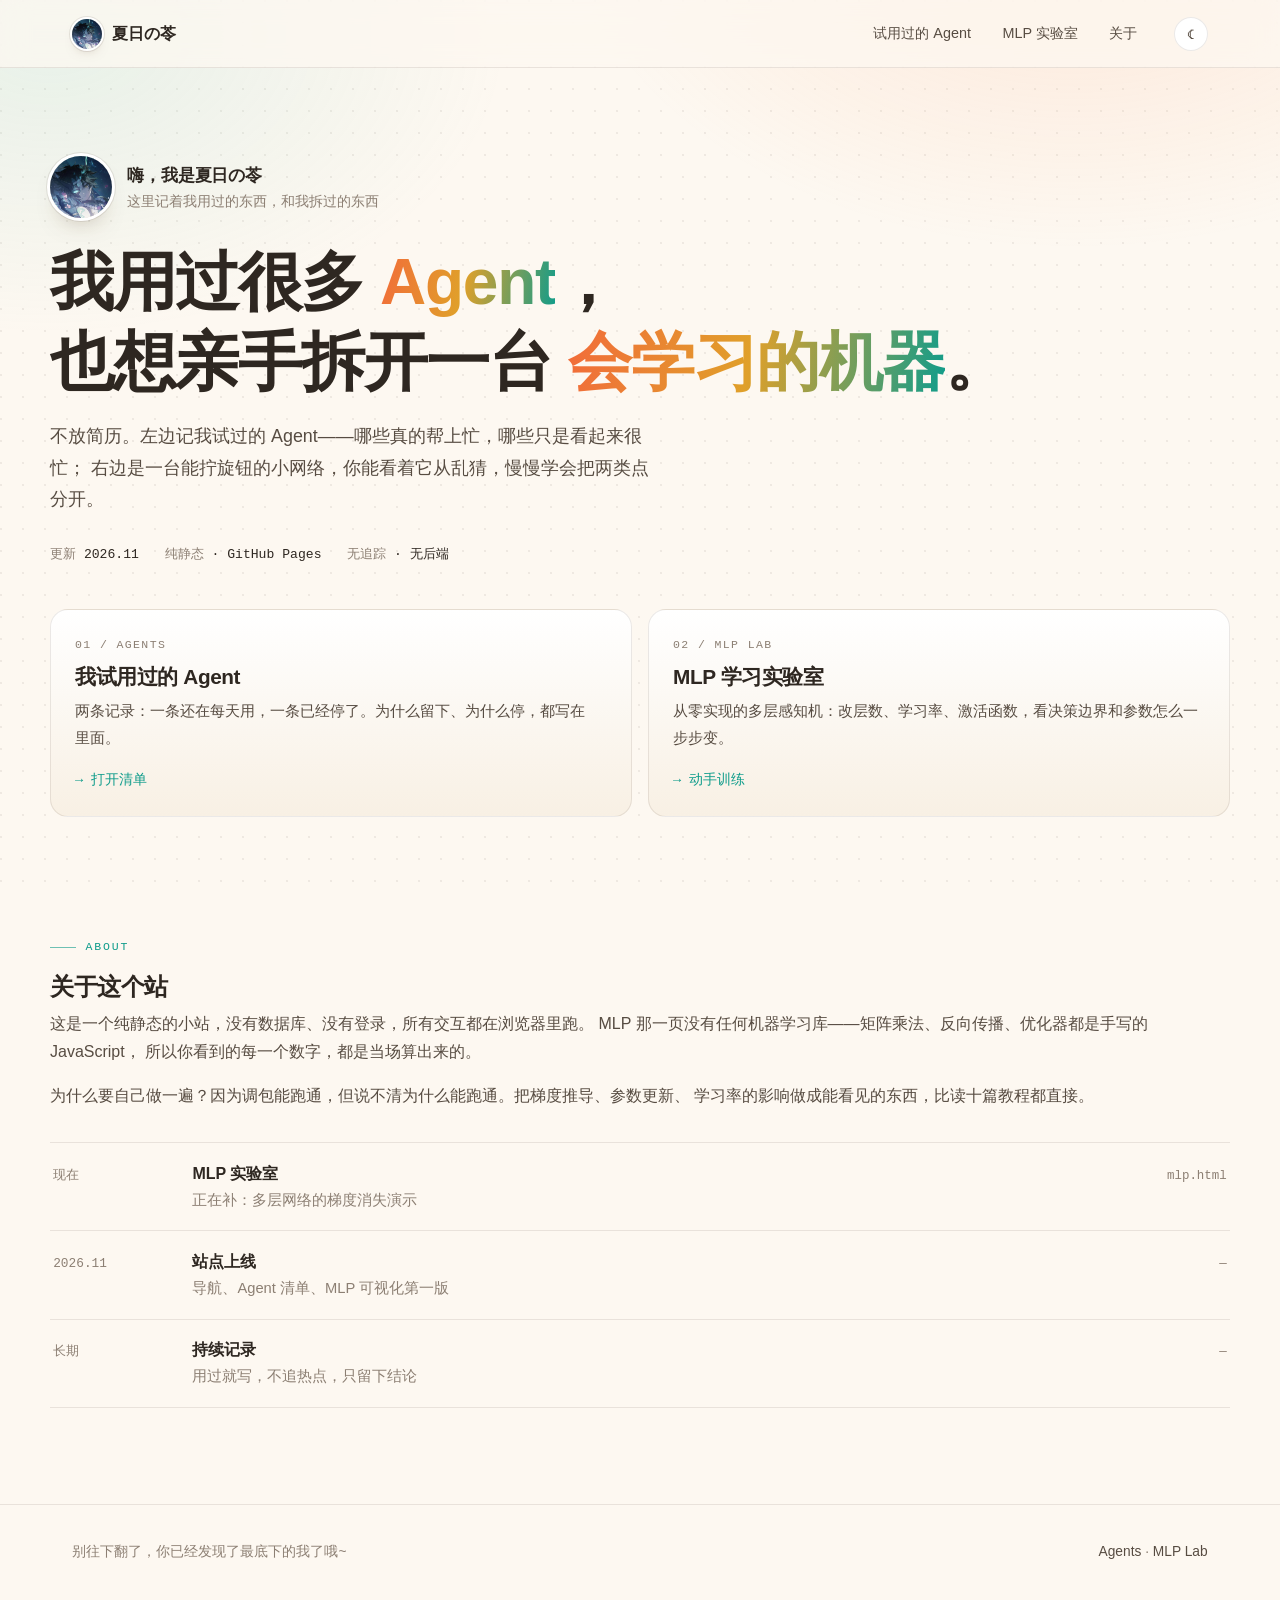
<file: index.html>
<!doctype html>
<html lang="zh-CN">
<head>
  <meta charset="utf-8" />
  <meta name="viewport" content="width=device-width, initial-scale=1" />
  <meta name="theme-color" content="#fdf8f1" />
  <title>夏日の苓 · 个人站</title>
  <meta name="description" content="一个长期更新的个人站：试用过的 AI Agent，以及亲手拆开的神经网络。" />
  <link rel="icon" href="assets/favicon.svg" type="image/svg+xml" />
  <link rel="stylesheet" href="assets/css/style.css" />
</head>
<body>
  <nav class="nav">
    <div class="nav-inner">
      <a class="brand" href="index.html"><img class="brand-avatar" src="assets/img/avatar.jpg" alt="" data-avatar />夏日の苓</a>
      <div class="nav-links">
        <a class="nav-link" href="agents.html">试用过的 Agent</a>
        <a class="nav-link" href="mlp.html">MLP 实验室</a>
        <a class="nav-link" href="#about">关于</a>
      </div>
      <button class="icon-btn" data-theme-toggle type="button" aria-label="切换主题">☀</button>
    </div>
  </nav>

  <main>
    <section class="hero wrap">
      <div class="hero-top reveal">
        <img class="avatar" src="assets/img/avatar.jpg" alt="夏日の苓的头像" data-avatar />
        <div class="hero-hello">
          <b>嗨，我是夏日の苓</b>
          <span>这里记着我用过的东西，和我拆过的东西</span>
        </div>
      </div>
      <h1 class="reveal">我用过很多 <em>Agent</em>，<br />也想亲手拆开一台 <em>会学习的机器</em>。</h1>
      <p class="lead reveal">
        不放简历。左边记我试过的 Agent——哪些真的帮上忙，哪些只是看起来很忙；
        右边是一台能拧旋钮的小网络，你能看着它从乱猜，慢慢学会把两类点分开。
      </p>

      <div class="hero-meta reveal">
        <span>更新 <b>2026.11</b></span>
        <span>纯静态 <b>· GitHub Pages</b></span>
        <span>无追踪 <b>· 无后端</b></span>
      </div>

      <div class="entries">
        <a class="entry reveal" href="agents.html">
          <div class="entry-kicker">01 / Agents</div>
          <h3>我试用过的 Agent</h3>
          <p>两条记录：一条还在每天用，一条已经停了。为什么留下、为什么停，都写在里面。</p>
          <div class="entry-arrow">→ 打开清单</div>
        </a>
        <a class="entry reveal" href="mlp.html">
          <div class="entry-kicker">02 / MLP Lab</div>
          <h3>MLP 学习实验室</h3>
          <p>从零实现的多层感知机：改层数、学习率、激活函数，看决策边界和参数怎么一步步变。</p>
          <div class="entry-arrow">→ 动手训练</div>
        </a>
      </div>
    </section>

    <section id="about" class="wrap section">
      <div class="eyebrow reveal">About</div>
      <h2 class="reveal">关于这个站</h2>
      <p class="reveal">
        这是一个纯静态的小站，没有数据库、没有登录，所有交互都在浏览器里跑。
        MLP 那一页没有任何机器学习库——矩阵乘法、反向传播、优化器都是手写的 JavaScript，
        所以你看到的每一个数字，都是当场算出来的。
      </p>
      <p class="reveal">
        为什么要自己做一遍？因为调包能跑通，但说不清为什么能跑通。把梯度推导、参数更新、
        学习率的影响做成能看见的东西，比读十篇教程都直接。
      </p>

      <div class="rows reveal">
        <div class="row">
          <div class="when">现在</div>
          <div class="what"><strong>MLP 实验室</strong><span>正在补：多层网络的梯度消失演示</span></div>
          <div class="where">mlp.html</div>
        </div>
        <div class="row">
          <div class="when">2026.11</div>
          <div class="what"><strong>站点上线</strong><span>导航、Agent 清单、MLP 可视化第一版</span></div>
          <div class="where">—</div>
        </div>
        <div class="row">
          <div class="when">长期</div>
          <div class="what"><strong>持续记录</strong><span>用过就写，不追热点，只留下结论</span></div>
          <div class="where">—</div>
        </div>
      </div>
    </section>
  </main>

  <footer class="footer">
    <div class="footer-inner">
      <div>别往下翻了，你已经发现了最底下的我了哦~</div>
      <div><a href="agents.html">Agents</a> · <a href="mlp.html">MLP Lab</a></div>
    </div>
  </footer>

  <script src="assets/js/site.js"></script>
</body>
</html>
</file>
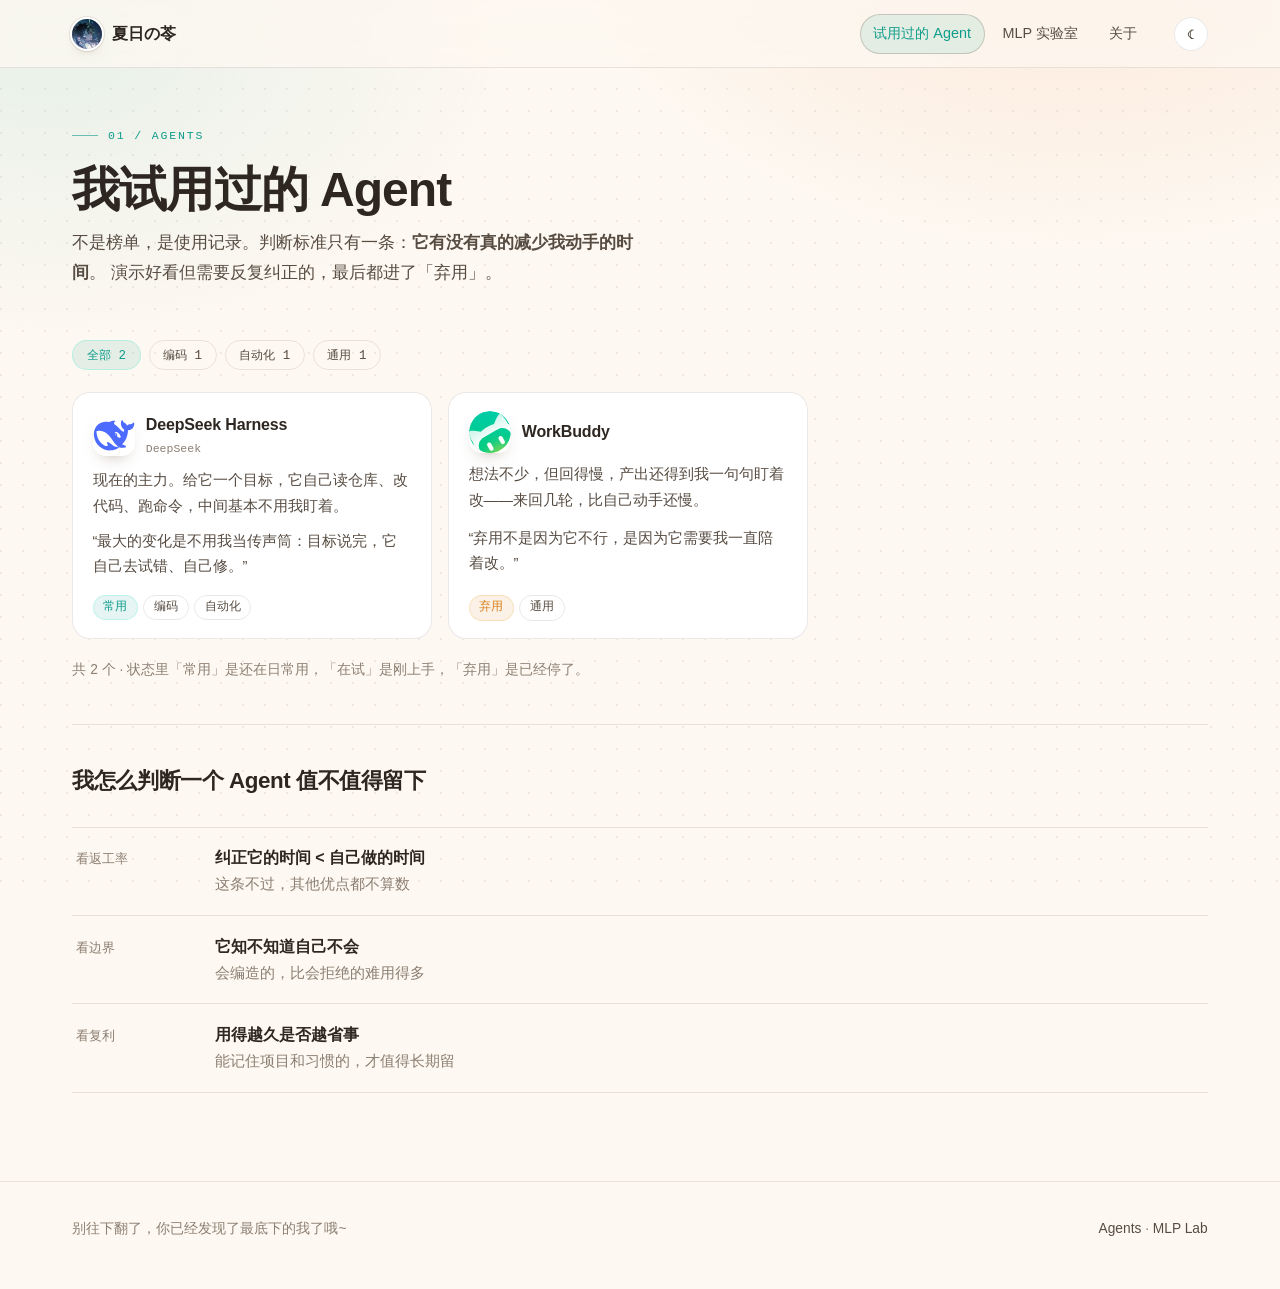
<file: agents.html>
<!doctype html>
<html lang="zh-CN">
<head>
  <meta charset="utf-8" />
  <meta name="viewport" content="width=device-width, initial-scale=1" />
  <meta name="theme-color" content="#fdf8f1" />
  <title>试用过的 Agent · 夏日の苓</title>
  <meta name="description" content="按场景整理的 AI Agent 实测记录：它替你做了什么，又在哪里翻车。" />
  <link rel="icon" href="assets/favicon.svg" type="image/svg+xml" />
  <link rel="stylesheet" href="assets/css/style.css" />
</head>
<body>
  <nav class="nav">
    <div class="nav-inner">
      <a class="brand" href="index.html"><img class="brand-avatar" src="assets/img/avatar.jpg" alt="" data-avatar />夏日の苓</a>
      <div class="nav-links">
        <a class="nav-link" href="agents.html">试用过的 Agent</a>
        <a class="nav-link" href="mlp.html">MLP 实验室</a>
        <a class="nav-link" href="index.html#about">关于</a>
      </div>
      <button class="icon-btn" data-theme-toggle type="button" aria-label="切换主题">☀</button>
    </div>
  </nav>

  <main class="wrap">
    <header class="section-sm" style="padding-top:3.6rem">
      <div class="eyebrow reveal">01 / Agents</div>
      <h1 class="reveal" style="font-size:clamp(2rem,4.4vw,3rem)">我试用过的 Agent</h1>
      <p class="lead reveal">
        不是榜单，是使用记录。判断标准只有一条：<strong>它有没有真的减少我动手的时间</strong>。
        演示好看但需要反复纠正的，最后都进了「弃用」。
      </p>
    </header>

    <div class="filters" id="filterBar" role="group" aria-label="按用途筛选"></div>

    <div class="agent-grid" id="agentGrid"></div>

    <p class="small dim" style="margin-top:1.2rem">
      共 <span id="agentCount">0</span> 个 · 状态里「常用」是还在日常用，「在试」是刚上手，「弃用」是已经停了。
    </p>

    <hr class="sep" />

    <section class="section-sm" style="padding-top:0">
      <h2 class="reveal" style="font-size:1.4rem">我怎么判断一个 Agent 值不值得留下</h2>
      <div class="rows reveal">
        <div class="row">
          <div class="when">看返工率</div>
          <div class="what"><strong>纠正它的时间 &lt; 自己做的时间</strong><span>这条不过，其他优点都不算数</span></div>
        </div>
        <div class="row">
          <div class="when">看边界</div>
          <div class="what"><strong>它知不知道自己不会</strong><span>会编造的，比会拒绝的难用得多</span></div>
        </div>
        <div class="row">
          <div class="when">看复利</div>
          <div class="what"><strong>用得越久是否越省事</strong><span>能记住项目和习惯的，才值得长期留</span></div>
        </div>
      </div>
    </section>
  </main>

  <footer class="footer">
    <div class="footer-inner">
      <div>别往下翻了，你已经发现了最底下的我了哦~</div>
      <div><a href="agents.html">Agents</a> · <a href="mlp.html">MLP Lab</a></div>
    </div>
  </footer>

  <script src="assets/js/site.js"></script>
  <script src="assets/js/agents-data.js"></script>
  <script src="assets/js/agents.js"></script>
</body>
</html>
</file>
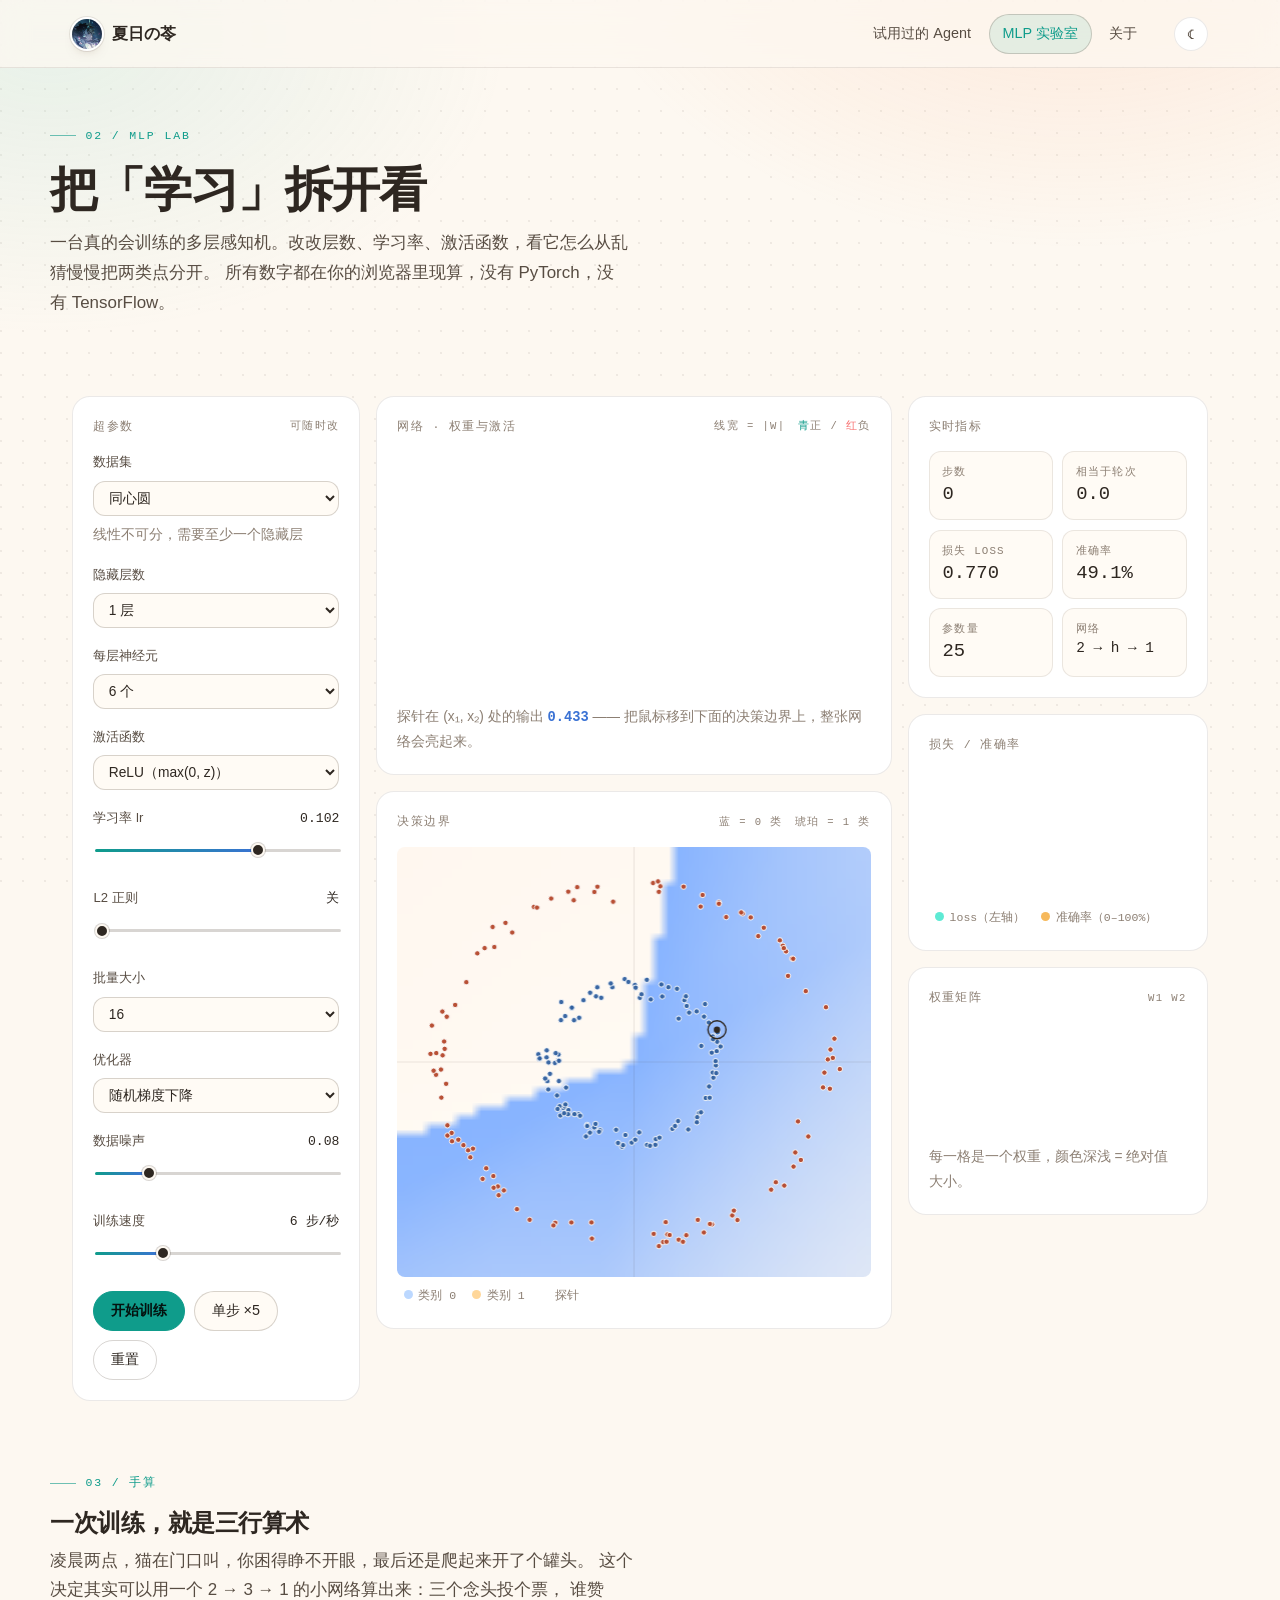
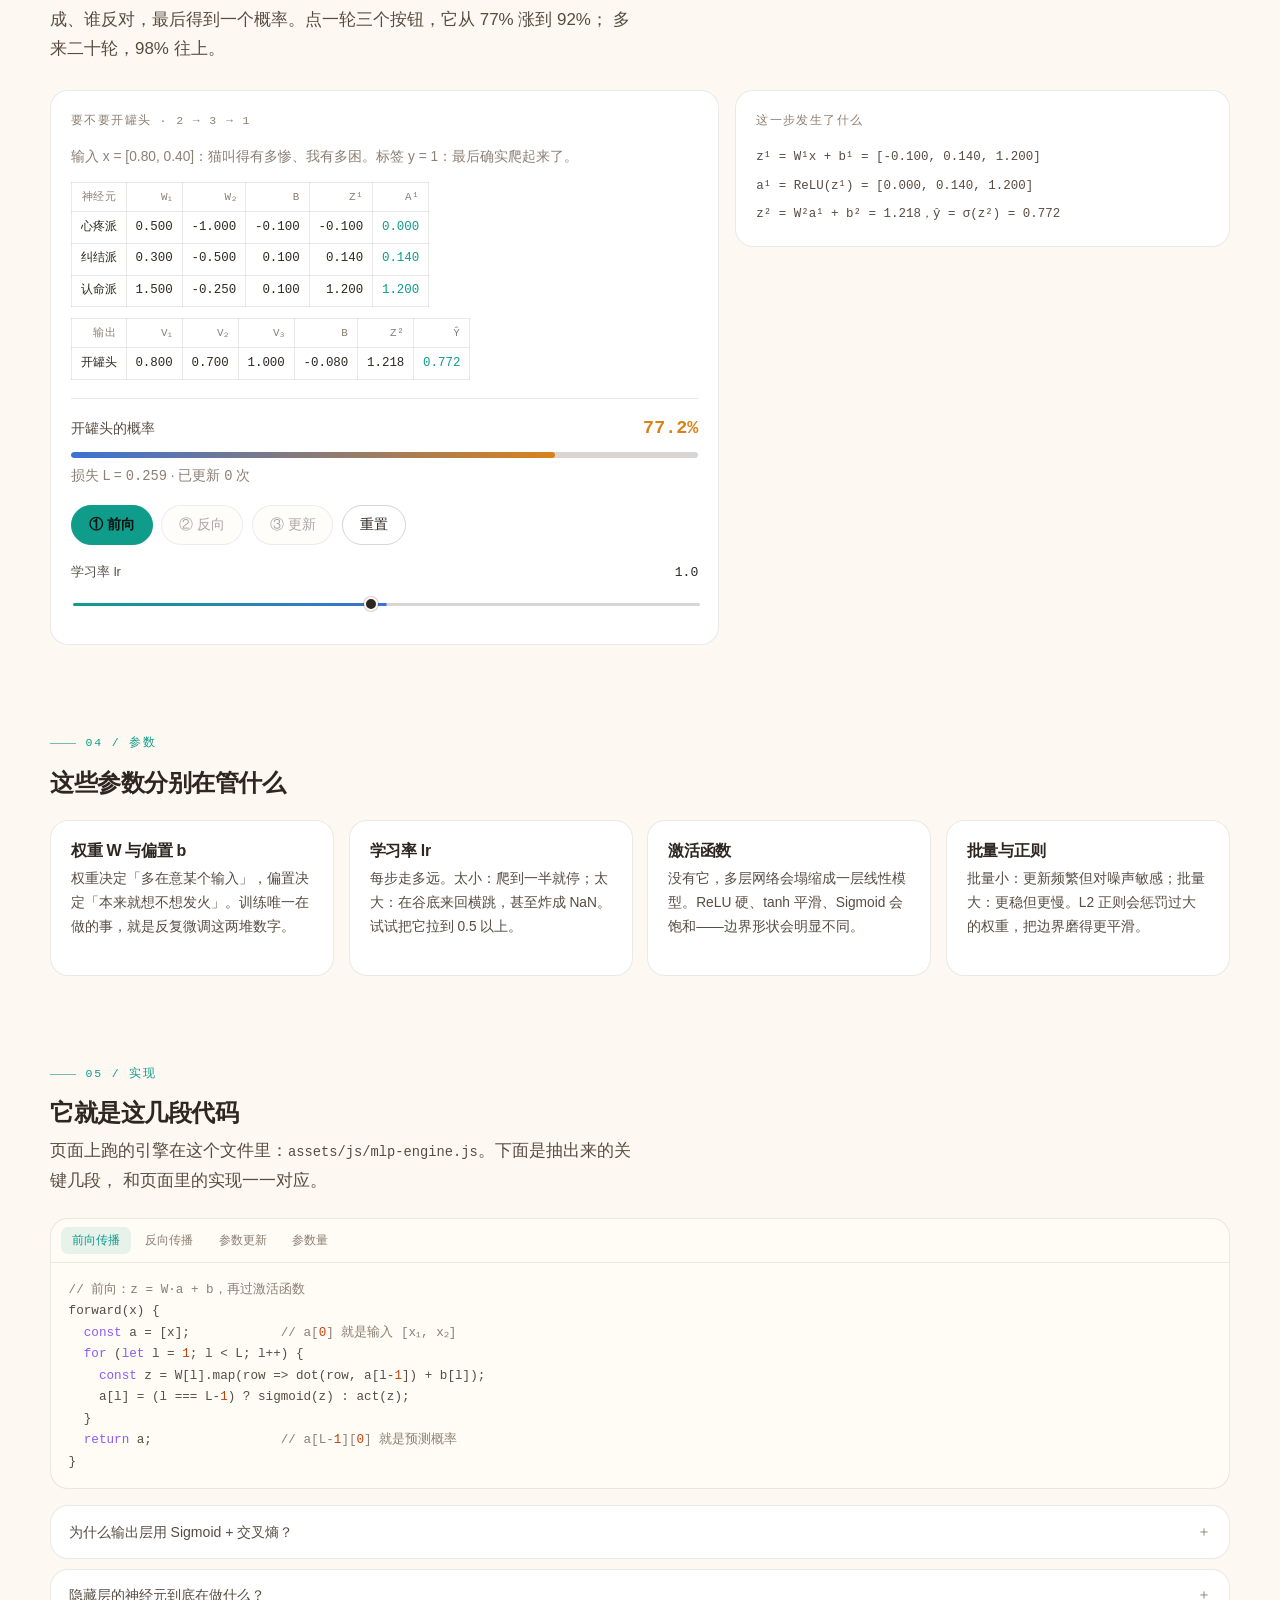
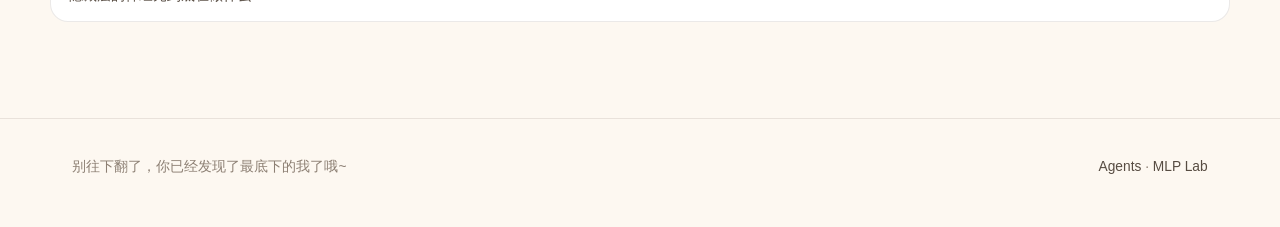
<file: mlp.html>
<!doctype html>
<html lang="zh-CN">
<head>
  <meta charset="utf-8" />
  <meta name="viewport" content="width=device-width, initial-scale=1" />
  <meta name="theme-color" content="#fdf8f1" />
  <title>MLP 实验室 · 夏日の苓</title>
  <meta name="description" content="从零实现的多层感知机：改层数、学习率、激活函数，看决策边界和权重怎么一步步变。" />
  <link rel="icon" href="assets/favicon.svg" type="image/svg+xml" />
  <link rel="stylesheet" href="assets/css/style.css" />
</head>
<body>
  <nav class="nav">
    <div class="nav-inner">
      <a class="brand" href="index.html"><img class="brand-avatar" src="assets/img/avatar.jpg" alt="" data-avatar />夏日の苓</a>
      <div class="nav-links">
        <a class="nav-link" href="agents.html">试用过的 Agent</a>
        <a class="nav-link" href="mlp.html">MLP 实验室</a>
        <a class="nav-link" href="index.html#about">关于</a>
      </div>
      <button class="icon-btn" data-theme-toggle type="button" aria-label="切换主题">☀</button>
    </div>
  </nav>

  <main>
    <header class="wrap section-sm" style="padding-top:3.6rem">
      <div class="eyebrow reveal">02 / MLP Lab</div>
      <h1 class="reveal" style="font-size:clamp(2rem,4.4vw,3rem)">把「学习」拆开看</h1>
      <p class="lead reveal">
        一台真的会训练的多层感知机。改改层数、学习率、激活函数，看它怎么从乱猜慢慢把两类点分开。
        所有数字都在你的浏览器里现算，没有 PyTorch，没有 TensorFlow。
      </p>
    </header>

    <!-- ============ 实验台 ============ -->
    <section class="wrap" style="padding-top:1.8rem">
      <div class="lab">
        <!-- 左：控制 -->
        <div class="lab-col">
          <div class="panel">
            <div class="panel-title">超参数<span class="mono" style="font-size:.66rem">可随时改</span></div>

            <div class="ctrl">
              <div class="ctrl-label"><span>数据集</span></div>
              <select id="ctlDataset">
                <option value="circle" selected>同心圆</option>
                <option value="xor">异或</option>
                <option value="spiral">双螺旋</option>
                <option value="moons">双月</option>
                <option value="gauss">高斯团</option>
              </select>
              <p class="small dim" id="hint" style="margin:.45rem 0 0">线性不可分，需要至少一个隐藏层</p>
            </div>

            <div class="ctrl">
              <div class="ctrl-label"><span>隐藏层数</span></div>
              <select id="ctlHidden">
                <option value="1" selected>1 层</option>
                <option value="2">2 层</option>
                <option value="3">3 层</option>
              </select>
            </div>

            <div class="ctrl">
              <div class="ctrl-label"><span>每层神经元</span></div>
              <select id="ctlNeurons">
                <option value="2">2 个</option>
                <option value="3">3 个</option>
                <option value="4">4 个</option>
                <option value="6" selected>6 个</option>
                <option value="8">8 个</option>
              </select>
            </div>

            <div class="ctrl">
              <div class="ctrl-label"><span>激活函数</span></div>
              <select id="ctlAct">
                <option value="relu" selected>ReLU（max(0, z)）</option>
                <option value="tanh">tanh</option>
                <option value="sigmoid">Sigmoid</option>
              </select>
            </div>

            <div class="ctrl">
              <div class="ctrl-label"><span>学习率 lr</span><b id="ctlLrOut">0.100</b></div>
              <input type="range" id="ctlLr" min="0" max="100" step="1" value="67" />
            </div>

            <div class="ctrl">
              <div class="ctrl-label"><span>L2 正则</span><b id="ctlRegOut">关</b></div>
              <input type="range" id="ctlReg" min="0" max="10" step="0.5" value="0" />
            </div>

            <div class="ctrl">
              <div class="ctrl-label"><span>批量大小</span></div>
              <select id="ctlBatch">
                <option value="1">1（逐样本）</option>
                <option value="8">8</option>
                <option value="16" selected>16</option>
                <option value="32">32</option>
                <option value="64">64</option>
              </select>
            </div>

            <div class="ctrl">
              <div class="ctrl-label"><span>优化器</span></div>
              <select id="ctlOpt">
                <option value="sgd" selected>随机梯度下降</option>
                <option value="momentum">动量</option>
                <option value="adam">Adam</option>
              </select>
            </div>

            <div class="ctrl">
              <div class="ctrl-label"><span>数据噪声</span><b id="ctlNoiseOut">0.08</b></div>
              <input type="range" id="ctlNoise" min="0" max="40" step="1" value="8" />
            </div>

            <div class="ctrl">
              <div class="ctrl-label"><span>训练速度</span><b id="ctlSpeedOut">6 步/秒</b></div>
              <input type="range" id="ctlSpeed" min="1" max="20" step="1" value="6" />
            </div>

            <div class="btn-row" style="margin-top:1.1rem">
              <button class="btn primary" id="btnRun" aria-pressed="false">开始训练</button>
              <button class="btn" id="btnStep">单步 ×5</button>
              <button class="btn ghost" id="btnReset">重置</button>
            </div>
          </div>
        </div>

        <!-- 中：图 -->
        <div class="lab-col">
          <div class="panel">
            <div class="panel-title">
              <span>网络 · 权重与激活</span>
              <span class="mono" style="font-size:.66rem">线宽 = |w|　<span style="color:var(--cyan)">青</span>正 / <span style="color:#f87171">红</span>负</span>
            </div>
            <canvas id="netCanvas"></canvas>
            <p class="small dim" style="margin:.5rem 0 0">
              探针在 (x₁, x₂) 处的输出 <b class="mono" id="probeVal">—</b> —— 把鼠标移到下面的决策边界上，整张网络会亮起来。
            </p>
          </div>

          <div class="panel">
            <div class="panel-title"><span>决策边界</span><span class="mono" style="font-size:.66rem">蓝 = 0 类　琥珀 = 1 类</span></div>
            <canvas id="boundaryCanvas" style="cursor:crosshair"></canvas>
            <div class="legend">
              <span><i style="background:#bcd8ff"></i>类别 0</span>
              <span><i style="background:#ffd79a"></i>类别 1</span>
              <span><i style="background:#fff"></i>探针</span>
            </div>
          </div>
        </div>

        <!-- 右：指标 -->
        <div class="lab-col side">
          <div class="panel">
            <div class="panel-title">实时指标</div>
            <div class="stats">
              <div class="stat"><div class="k">步数</div><div class="v" id="statStep">0</div></div>
              <div class="stat"><div class="k">相当于轮次</div><div class="v" id="statReal">0.0</div></div>
              <div class="stat"><div class="k">损失 loss</div><div class="v" id="statLoss">0.000</div></div>
              <div class="stat"><div class="k">准确率</div><div class="v" id="statAcc">0.0%</div></div>
              <div class="stat"><div class="k">参数量</div><div class="v" id="statParams">0</div></div>
              <div class="stat"><div class="k">网络</div><div class="v" style="font-size:.9rem">2 → h → 1</div></div>
            </div>
          </div>

          <div class="panel">
            <div class="panel-title">损失 / 准确率</div>
            <canvas id="lossCanvas"></canvas>
            <div class="legend" style="padding-top:.4rem">
              <span><i style="background:#5eead4"></i>loss（左轴）</span>
              <span><i style="background:#f6b95c"></i>准确率（0–100%）</span>
            </div>
          </div>

          <div class="panel">
            <div class="panel-title">权重矩阵<span class="mono" style="font-size:.66rem">W1 W2</span></div>
            <canvas id="wCanvas"></canvas>
            <p class="small dim" style="margin:.4rem 0 0">每一格是一个权重，颜色深浅 = 绝对值大小。</p>
          </div>
        </div>
      </div>
    </section>

    <!-- ============ 手算 ============ -->
    <section class="wrap section">
      <div class="eyebrow reveal">03 / 手算</div>
      <h2 class="reveal">一次训练，就是三行算术</h2>
      <p class="lead reveal">
        凌晨两点，猫在门口叫，你困得睁不开眼，最后还是爬起来开了个罐头。
        这个决定其实可以用一个 2 → 3 → 1 的小网络算出来：三个念头投个票，
        谁赞成、谁反对，最后得到一个概率。点一轮三个按钮，它从 77% 涨到 92%；
        多来二十轮，98% 往上。
      </p>

      <div class="hc-grid reveal">
        <div class="panel">
          <div class="panel-title">要不要开罐头 · 2 → 3 → 1</div>
          <p class="small dim" style="margin:0 0 .8rem">
            输入 x = [0.80, 0.40]：猫叫得有多惨、我有多困。标签 y = 1：最后确实爬起来了。
          </p>
          <div class="scroll-x" id="hcTable1"></div>
          <div style="height:.55rem"></div>
          <div class="scroll-x" id="hcTable2"></div>

          <div class="hc-out">
            <div class="hc-probline">
              <span>开罐头的概率</span>
              <b class="mono" id="hcProb">—</b>
            </div>
            <div class="hc-track"><i id="hcBar"></i></div>
            <div class="small dim" style="margin-top:.35rem">
              损失 L = <span class="mono" id="hcLoss">—</span> · 已更新 <span class="mono" id="hcRounds">0</span> 次
            </div>
          </div>

          <div class="btn-row" style="margin-top:1rem">
            <button class="btn primary" id="hcForward">① 前向</button>
            <button class="btn" id="hcBackward" disabled>② 反向</button>
            <button class="btn" id="hcUpdate" disabled>③ 更新</button>
            <button class="btn ghost" id="hcReset">重置</button>
          </div>

          <div class="ctrl" style="margin-top:1rem">
            <div class="ctrl-label"><span>学习率 lr</span><b id="hcLrOut">1.0</b></div>
            <input type="range" id="hcLr" min="0.1" max="2" step="0.1" value="1" />
          </div>
        </div>

        <div class="panel">
          <div class="panel-title">这一步发生了什么</div>
          <div class="hc-log mono" id="hcLog"></div>
        </div>
      </div>
    </section>

    <!-- ============ 原理 ============ -->
    <section class="wrap section">
      <div class="eyebrow reveal">04 / 参数</div>
      <h2 class="reveal">这些参数分别在管什么</h2>
      <div class="cards4 reveal">
        <div class="panel">
          <h3 style="font-size:1rem">权重 W 与偏置 b</h3>
          <p class="small">权重决定「多在意某个输入」，偏置决定「本来就想不想发火」。训练唯一在做的事，就是反复微调这两堆数字。</p>
        </div>
        <div class="panel">
          <h3 style="font-size:1rem">学习率 lr</h3>
          <p class="small">每步走多远。太小：爬到一半就停；太大：在谷底来回横跳，甚至炸成 NaN。试试把它拉到 0.5 以上。</p>
        </div>
        <div class="panel">
          <h3 style="font-size:1rem">激活函数</h3>
          <p class="small">没有它，多层网络会塌缩成一层线性模型。ReLU 硬、tanh 平滑、Sigmoid 会饱和——边界形状会明显不同。</p>
        </div>
        <div class="panel">
          <h3 style="font-size:1rem">批量与正则</h3>
          <p class="small">批量小：更新频繁但对噪声敏感；批量大：更稳但更慢。L2 正则会惩罚过大的权重，把边界磨得更平滑。</p>
        </div>
      </div>
    </section>

    <!-- ============ 代码 ============ -->
    <section class="wrap section">
      <div class="eyebrow reveal">05 / 实现</div>
      <h2 class="reveal">它就是这几段代码</h2>
      <p class="lead reveal">
        页面上跑的引擎在这个文件里：<code class="mono small">assets/js/mlp-engine.js</code>。下面是抽出来的关键几段，
        和页面里的实现一一对应。
      </p>

      <div class="code-wrap reveal" style="margin-top:1.4rem">
        <div class="code-tabs" role="tablist">
          <button class="code-tab" role="tab" data-code="forward" aria-selected="true">前向传播</button>
          <button class="code-tab" role="tab" data-code="backward">反向传播</button>
          <button class="code-tab" role="tab" data-code="update">参数更新</button>
          <button class="code-tab" role="tab" data-code="params">参数量</button>
        </div>
        <pre class="code-body" id="codeBody"></pre>
      </div>

      <details class="fold reveal" style="margin-top:1rem">
        <summary>为什么输出层用 Sigmoid + 交叉熵？</summary>
        <p class="small">
          因为这样输出可以解释成概率，而且梯度会化简成 ŷ − y。
          如果输出层用均方误差，梯度里会多乘一个 σ′(z)，预测错得越离谱、梯度反而越小，学得越慢。
          这也是为什么分类任务基本都用交叉熵。
        </p>
      </details>

      <details class="fold reveal" style="margin-top:.6rem">
        <summary>隐藏层的神经元到底在做什么？</summary>
        <p class="small">
          每个隐藏神经元是一条直线（2 维输入时就是平面上的直线），激活函数决定它只在一侧“发言”。
          多个神经元组合起来，就能围出弯曲的区域。层数越多，能围出的形状越复杂——
          但也越容易过拟合，这也是为什么上面的噪声和 L2 旋钮值得玩一玩。
        </p>
      </details>
    </section>
  </main>

  <footer class="footer">
    <div class="footer-inner">
      <div>别往下翻了，你已经发现了最底下的我了哦~</div>
      <div><a href="agents.html">Agents</a> · <a href="mlp.html">MLP Lab</a></div>
    </div>
  </footer>

  <script src="assets/js/site.js"></script>
  <script src="assets/js/mlp-engine.js"></script>
  <script src="assets/js/mlp-lab.js"></script>
  <script src="assets/js/handcalc.js"></script>
</body>
</html>
</file>
<file: assets/css/style.css>
/* ============================================================
   夏日の苓 / personal site — 样式表
   纯手写，无依赖，无构建步骤。默认浅米色，右上角可切深色。
   ============================================================ */

:root {
  --bg: #fdf8f1;
  --bg-2: #f8f0e4;
  --panel: #ffffff;
  --panel-2: #fffbf5;
  --line: rgba(63, 47, 34, 0.1);
  --line-strong: rgba(63, 47, 34, 0.2);
  --text: #2e2721;
  --text-2: #574c42;
  --muted: #8c7f73;
  --cyan: #0f9c8b;
  --cyan-dim: rgba(15, 156, 139, 0.1);
  --amber: #d9821b;
  --amber-dim: rgba(217, 130, 27, 0.11);
  --blue: #3a72d4;
  --blue-dim: rgba(58, 114, 212, 0.09);
  --red: #e8603c;
  --radius: 18px;
  --radius-sm: 12px;
  --sans: -apple-system, BlinkMacSystemFont, "Segoe UI", "PingFang SC",
    "Hiragino Sans GB", "Microsoft YaHei", "Noto Sans SC", sans-serif;
  --mono: "SFMono-Regular", "JetBrains Mono", Consolas, "Liberation Mono", Menlo,
    monospace;
  --shadow: 0 22px 45px -30px rgba(96, 68, 42, 0.5);
  --maxw: 1180px;
}

[data-theme="dark"] {
  --bg: #08090c;
  --bg-2: #0c0f14;
  --panel: #10141a;
  --panel-2: #141920;
  --line: rgba(255, 255, 255, 0.08);
  --line-strong: rgba(255, 255, 255, 0.16);
  --text: #e7eaf0;
  --text-2: #b6bec9;
  --muted: #7f8896;
  --cyan: #5eead4;
  --cyan-dim: rgba(94, 234, 212, 0.14);
  --amber: #f6b95c;
  --amber-dim: rgba(246, 185, 92, 0.14);
  --blue: #6aa9ff;
  --blue-dim: rgba(106, 169, 255, 0.14);
  --red: #f87171;
}

* { box-sizing: border-box; }

html { scroll-behavior: smooth; }

body {
  margin: 0;
  background: var(--bg);
  color: var(--text);
  font-family: var(--sans);
  font-size: 16px;
  line-height: 1.75;
  -webkit-font-smoothing: antialiased;
  text-rendering: optimizeLegibility;
}

/* 背景：暖色纸感 + 淡淡的小圆点 */
body::before {
  content: "";
  position: fixed;
  inset: 0;
  z-index: -1;
  background-image:
    radial-gradient(52rem 36rem at 84% -12%, rgba(255, 168, 118, 0.22), transparent 62%),
    radial-gradient(46rem 30rem at 4% 4%, rgba(120, 205, 190, 0.16), transparent 62%),
    radial-gradient(circle at 1px 1px, rgba(63, 47, 34, 0.075) 1px, transparent 0);
  background-size: auto, auto, 22px 22px;
  pointer-events: none;
}

[data-theme="dark"] body::before {
  background-image:
    radial-gradient(60rem 40rem at 78% -12%, rgba(94, 234, 212, 0.07), transparent 60%),
    radial-gradient(50rem 34rem at 8% 8%, rgba(106, 169, 255, 0.06), transparent 62%),
    linear-gradient(rgba(255, 255, 255, 0.05) 1px, transparent 1px),
    linear-gradient(90deg, rgba(255, 255, 255, 0.05) 1px, transparent 1px);
  background-size: auto, auto, 72px 72px, 72px 72px;
  opacity: 0.6;
}

a { color: inherit; text-decoration: none; }

h1, h2, h3, h4 {
  line-height: 1.25;
  letter-spacing: -0.02em;
  margin: 0 0 0.5rem;
  font-weight: 650;
}

p { margin: 0 0 1rem; color: var(--text-2); text-wrap: pretty; }

code, pre, .mono { font-family: var(--mono); }

::selection { background: var(--cyan); color: #04120f; }

/* ---------- 导航 ---------- */
.nav {
  position: sticky;
  top: 0;
  z-index: 50;
  backdrop-filter: blur(14px) saturate(140%);
  -webkit-backdrop-filter: blur(14px) saturate(140%);
  background: color-mix(in srgb, var(--bg) 78%, transparent);
  border-bottom: 1px solid var(--line);
}

.nav-inner {
  max-width: var(--maxw);
  margin: 0 auto;
  padding: 0.85rem 1.4rem;
  display: flex;
  align-items: center;
  gap: 1.4rem;
}

.brand {
  display: inline-flex;
  align-items: center;
  gap: 0.6rem;
  font-weight: 650;
  letter-spacing: -0.01em;
  white-space: nowrap;
}

.brand-mark {
  width: 26px;
  height: 26px;
  border-radius: 8px;
  background: linear-gradient(140deg, var(--cyan), var(--blue));
  box-shadow: 0 0 0 1px var(--line-strong), 0 0 22px -6px var(--cyan);
  display: grid;
  place-items: center;
  font-family: var(--mono);
  font-size: 13px;
  font-weight: 700;
  color: #04120f;
}

.brand-avatar {
  width: 30px;
  height: 30px;
  border-radius: 50%;
  display: block;
  box-shadow: 0 0 0 2px var(--panel), 0 0 0 3px var(--line), 0 6px 14px -8px rgba(80, 50, 20, 0.55);
}

.nav-links {
  display: flex;
  align-items: center;
  gap: 0.25rem;
  margin-left: auto;
  flex-wrap: wrap;
}

.nav-link {
  padding: 0.4rem 0.8rem;
  border-radius: 999px;
  font-size: 0.9rem;
  color: var(--text-2);
  border: 1px solid transparent;
  transition: color 0.18s, background 0.18s, border-color 0.18s;
  white-space: nowrap;
}

.nav-link:hover { color: var(--text); background: var(--panel-2); }

.nav-link[aria-current="page"] {
  color: var(--cyan);
  border-color: var(--line-strong);
  background: var(--cyan-dim);
}

.icon-btn {
  width: 34px;
  height: 34px;
  flex: none;
  display: grid;
  place-items: center;
  border-radius: 999px;
  border: 1px solid var(--line);
  background: var(--panel);
  color: var(--text-2);
  cursor: pointer;
  font-size: 15px;
  transition: 0.18s;
}

.icon-btn:hover { color: var(--text); border-color: var(--line-strong); }

/* ---------- 布局 ---------- */
.wrap { max-width: var(--maxw); margin: 0 auto; padding: 0 1.4rem; }
.section { padding: 4.5rem 0 1rem; }
.section-sm { padding: 2.5rem 0 0.5rem; }

.eyebrow {
  font-family: var(--mono);
  font-size: 0.72rem;
  letter-spacing: 0.16em;
  text-transform: uppercase;
  color: var(--cyan);
  display: flex;
  align-items: center;
  gap: 0.6rem;
  margin-bottom: 0.9rem;
}

.eyebrow::before {
  content: "";
  width: 26px;
  height: 1px;
  background: var(--cyan);
  opacity: 0.6;
}

.lead { font-size: 1.06rem; color: var(--text-2); max-width: 62ch; }

.dim { color: var(--muted); }
.small { font-size: 0.86rem; }

/* ---------- 首页 ---------- */
.hero { padding: 5.5rem 0 3rem; }

.hero h1 {
  font-size: clamp(2.3rem, 5.4vw, 4rem);
  margin-bottom: 1.2rem;
  max-width: none;
}

.hero h1 em {
  font-style: normal;
  background: linear-gradient(100deg, #f26b3a 0%, #e0a02a 48%, #0f9c8b 100%);
  -webkit-background-clip: text;
  background-clip: text;
  color: transparent;
}

[data-theme="dark"] .hero h1 em {
  background: linear-gradient(100deg, #5eead4, #6aa9ff 60%, #f6b95c);
  -webkit-background-clip: text;
  background-clip: text;
}

.hero .lead { font-size: 1.12rem; }

/* 首页顶部：头像 + 打招呼 */
.hero-top {
  display: flex;
  align-items: center;
  gap: 0.95rem;
  margin-bottom: 1.5rem;
}

.hero-top .avatar {
  width: 62px;
  height: 62px;
  border-radius: 50%;
  display: block;
  box-shadow: 0 0 0 3px var(--panel), 0 0 0 4px var(--line),
    0 14px 28px -18px rgba(80, 50, 20, 0.75);
}

.hero-hello b {
  display: block;
  font-size: 1.04rem;
  letter-spacing: -0.01em;
}

.hero-hello span {
  display: block;
  font-size: 0.86rem;
  color: var(--muted);
}

.hero-meta {
  display: flex;
  gap: 1.6rem;
  flex-wrap: wrap;
  margin-top: 1.8rem;
  font-family: var(--mono);
  font-size: 0.82rem;
  color: var(--muted);
}

.hero-meta span b { color: var(--text); font-weight: 500; }

/* 入口卡片 */
.entries {
  display: grid;
  grid-template-columns: repeat(2, minmax(0, 1fr));
  gap: 1rem;
  margin-top: 2.6rem;
}

.entry {
  position: relative;
  display: block;
  padding: 1.6rem 1.5rem 1.5rem;
  border: 1px solid var(--line);
  border-radius: var(--radius);
  background: linear-gradient(180deg, var(--panel), var(--bg-2));
  overflow: hidden;
  transition: transform 0.2s, border-color 0.2s, box-shadow 0.2s;
}

.entry:hover {
  transform: translateY(-3px);
  border-color: var(--line-strong);
  box-shadow: var(--shadow);
}

.entry::after {
  content: "";
  position: absolute;
  inset: auto -40% -70% auto;
  width: 300px;
  height: 300px;
  border-radius: 50%;
  background: radial-gradient(circle, var(--cyan-dim), transparent 65%);
  opacity: 0;
  transition: opacity 0.25s;
}

.entry:hover::after { opacity: 1; }

.entry-kicker {
  font-family: var(--mono);
  font-size: 0.72rem;
  letter-spacing: 0.12em;
  color: var(--muted);
  text-transform: uppercase;
}

.entry h3 { font-size: 1.3rem; margin: 0.55rem 0 0.5rem; }

.entry p { font-size: 0.94rem; margin-bottom: 1.1rem; }

.entry-arrow {
  font-family: var(--mono);
  font-size: 0.85rem;
  color: var(--cyan);
}

/* 列表 */
.rows { border-top: 1px solid var(--line); margin-top: 2rem; }

.row {
  display: grid;
  grid-template-columns: 7.5rem 1fr auto;
  gap: 1.2rem;
  align-items: baseline;
  padding: 1.05rem 0.2rem;
  border-bottom: 1px solid var(--line);
  transition: background 0.18s;
}

.row:hover { background: var(--panel-2); }
.row .when { font-family: var(--mono); font-size: 0.8rem; color: var(--muted); }
.row .what strong { display: block; font-weight: 600; }
.row .what span { display: block; color: var(--muted); font-size: 0.92rem; }
.row .where { font-family: var(--mono); font-size: 0.78rem; color: var(--muted); }

/* ---------- 通用组件 ---------- */
.panel {
  background: var(--panel);
  border: 1px solid var(--line);
  border-radius: var(--radius);
  padding: 1.25rem;
}

.btn {
  display: inline-flex;
  align-items: center;
  justify-content: center;
  gap: 0.45rem;
  padding: 0.6rem 1.05rem;
  border-radius: 999px;
  border: 1px solid var(--line-strong);
  background: var(--panel-2);
  color: var(--text);
  font-family: inherit;
  font-size: 0.9rem;
  cursor: pointer;
  transition: 0.18s;
  white-space: nowrap;
}

.btn:hover { border-color: var(--cyan); color: var(--cyan); }

.btn.primary {
  background: var(--cyan);
  border-color: var(--cyan);
  color: #04120f;
  font-weight: 600;
}

.btn.primary:hover { filter: brightness(1.08); color: #04120f; }

.btn.ghost { background: transparent; }

.btn:disabled { opacity: 0.4; cursor: not-allowed; }

.btn-row { display: flex; gap: 0.55rem; flex-wrap: wrap; }

.tag {
  display: inline-flex;
  align-items: center;
  gap: 0.3rem;
  padding: 0.12rem 0.6rem;
  border-radius: 999px;
  border: 1px solid var(--line);
  font-family: var(--mono);
  font-size: 0.72rem;
  color: var(--text-2);
  white-space: nowrap;
}

.tag.cyan { color: var(--cyan); border-color: rgba(94, 234, 212, 0.3); background: var(--cyan-dim); }
.tag.amber { color: var(--amber); border-color: rgba(246, 185, 92, 0.3); background: var(--amber-dim); }
.tag.blue { color: var(--blue); border-color: rgba(106, 169, 255, 0.3); background: var(--blue-dim); }

hr.sep { border: 0; border-top: 1px solid var(--line); margin: 2.6rem 0; }

/* ---------- Agent 页 ---------- */
.filters {
  display: flex;
  gap: 0.5rem;
  flex-wrap: wrap;
  margin: 1.8rem 0 1.4rem;
}

.chip {
  padding: 0.32rem 0.85rem;
  border-radius: 999px;
  border: 1px solid var(--line);
  background: transparent;
  color: var(--text-2);
  font-family: var(--mono);
  font-size: 0.78rem;
  cursor: pointer;
  transition: 0.16s;
}

.chip:hover { border-color: var(--line-strong); color: var(--text); }

.chip[aria-pressed="true"] {
  background: var(--cyan-dim);
  border-color: rgba(94, 234, 212, 0.35);
  color: var(--cyan);
}

.agent-grid {
  display: grid;
  grid-template-columns: repeat(auto-fill, minmax(300px, 360px));
  gap: 1rem;
  justify-content: start;
}

.agent {
  display: flex;
  flex-direction: column;
  gap: 0.55rem;
  padding: 1.15rem 1.2rem 1.1rem;
  border: 1px solid var(--line);
  border-radius: var(--radius);
  background: var(--panel);
  transition: border-color 0.18s, transform 0.18s, box-shadow 0.18s;
}

.agent:hover {
  border-color: var(--line-strong);
  transform: translateY(-2px);
  box-shadow: var(--shadow);
}

.agent-head { display: flex; align-items: center; gap: 0.7rem; }

.agent-logo {
  width: 42px;
  height: 42px;
  flex: none;
  border-radius: 13px;
  display: grid;
  place-items: center;
  font-family: var(--mono);
  font-size: 0.9rem;
  font-weight: 700;
  color: #04120f;
  background: linear-gradient(140deg, var(--cyan), var(--blue));
  overflow: hidden;
  box-shadow: 0 8px 18px -12px rgba(80, 50, 20, 0.7);
}

.agent-logo img {
  width: 100%;
  height: 100%;
  display: block;
  object-fit: cover;
}

.agent-logo.has-img { background: #ffffff; }

.agent-name { font-weight: 620; letter-spacing: -0.01em; }
.agent-org { font-family: var(--mono); font-size: 0.72rem; color: var(--muted); }

.agent-desc { font-size: 0.92rem; color: var(--text-2); margin: 0; flex: 1; }

.agent-foot {
  display: flex;
  align-items: center;
  justify-content: space-between;
  gap: 0.6rem;
  margin-top: 0.35rem;
  padding-top: 0.7rem;
  border-top: 1px solid var(--line);
}

.agent-foot a {
  font-family: var(--mono);
  font-size: 0.78rem;
  color: var(--cyan);
}

.agent-foot a:hover { text-decoration: underline; text-underline-offset: 3px; }

/* ---------- MLP 实验室 ---------- */
.lab {
  display: grid;
  grid-template-columns: 288px minmax(0, 1fr) 300px;
  gap: 1rem;
  align-items: start;
  margin-top: 1.6rem;
}

.lab-col { display: flex; flex-direction: column; gap: 1rem; min-width: 0; }

.panel-title {
  display: flex;
  align-items: center;
  justify-content: space-between;
  gap: 0.5rem;
  font-family: var(--mono);
  font-size: 0.72rem;
  letter-spacing: 0.12em;
  text-transform: uppercase;
  color: var(--muted);
  margin-bottom: 0.9rem;
}

.ctrl { margin-bottom: 1.05rem; }
.ctrl:last-child { margin-bottom: 0; }

.ctrl-label {
  display: flex;
  justify-content: space-between;
  align-items: baseline;
  gap: 0.5rem;
  font-size: 0.82rem;
  color: var(--text-2);
  margin-bottom: 0.4rem;
}

.ctrl-label b {
  font-family: var(--mono);
  font-weight: 500;
  color: var(--text);
  font-size: 0.82rem;
}

select, input[type="number"] {
  width: 100%;
  padding: 0.5rem 0.65rem;
  border-radius: var(--radius-sm);
  border: 1px solid var(--line-strong);
  background: var(--panel-2);
  color: var(--text);
  font-family: var(--sans);
  font-size: 0.86rem;
  outline: none;
}

select:focus, input[type="number"]:focus { border-color: var(--cyan); }

input[type="range"] {
  -webkit-appearance: none;
  appearance: none;
  width: 100%;
  height: 22px;
  background: transparent;
  cursor: pointer;
}

input[type="range"]::-webkit-slider-runnable-track {
  height: 3px;
  border-radius: 3px;
  background: linear-gradient(90deg, var(--cyan), var(--blue)) no-repeat;
  background-size: var(--fill, 50%) 100%;
  background-color: var(--line-strong);
}

input[type="range"]::-webkit-slider-thumb {
  -webkit-appearance: none;
  width: 14px;
  height: 14px;
  margin-top: -5.5px;
  border-radius: 50%;
  background: var(--text);
  border: 2px solid var(--bg);
  box-shadow: 0 0 0 1px var(--line-strong);
}

input[type="range"]::-moz-range-track {
  height: 3px;
  border-radius: 3px;
  background: var(--line-strong);
}

input[type="range"]::-moz-range-progress {
  height: 3px;
  border-radius: 3px;
  background: var(--cyan);
}

input[type="range"]::-moz-range-thumb {
  width: 13px;
  height: 13px;
  border: 2px solid var(--bg);
  border-radius: 50%;
  background: var(--text);
}

.stage {
  position: relative;
  border: 1px solid var(--line);
  border-radius: var(--radius);
  background:
    radial-gradient(70% 70% at 50% 30%, rgba(255, 168, 118, 0.12), transparent 70%),
    var(--panel);
  padding: 0.6rem;
  min-height: 320px;
}

.stage canvas { display: block; width: 100%; height: auto; border-radius: 10px; }

.legend {
  display: flex;
  align-items: center;
  gap: 1rem;
  flex-wrap: wrap;
  padding: 0.55rem 0.4rem 0.15rem;
  font-family: var(--mono);
  font-size: 0.72rem;
  color: var(--muted);
}

.legend i {
  display: inline-block;
  width: 9px;
  height: 9px;
  border-radius: 50%;
  margin-right: 0.35rem;
  vertical-align: 0;
}

.stats {
  display: grid;
  grid-template-columns: 1fr 1fr;
  gap: 0.6rem;
}

.stat {
  padding: 0.7rem 0.8rem;
  border-radius: var(--radius-sm);
  border: 1px solid var(--line);
  background: var(--panel-2);
}

.stat .k {
  font-family: var(--mono);
  font-size: 0.68rem;
  letter-spacing: 0.1em;
  text-transform: uppercase;
  color: var(--muted);
}

.stat .v {
  font-family: var(--mono);
  font-size: 1.18rem;
  line-height: 1.35;
  color: var(--text);
  font-variant-numeric: tabular-nums;
}

.stat .v small { font-size: 0.72rem; color: var(--muted); }

/* 手算 / 步骤表 */
.steps { display: flex; flex-direction: column; gap: 0.55rem; }

.step {
  border: 1px solid var(--line);
  border-radius: var(--radius-sm);
  padding: 0.7rem 0.85rem;
  background: var(--panel-2);
  opacity: 0.45;
  transition: opacity 0.25s, border-color 0.25s;
}

.step.on { opacity: 1; border-color: rgba(94, 234, 212, 0.35); }

.step .st-title {
  display: flex;
  justify-content: space-between;
  gap: 0.5rem;
  font-size: 0.85rem;
  margin-bottom: 0.3rem;
}

.step .st-title b { font-weight: 600; }
.step .st-title span { font-family: var(--mono); font-size: 0.74rem; color: var(--muted); }

.step .st-formula {
  font-family: var(--mono);
  font-size: 0.8rem;
  color: var(--text-2);
  overflow-x: auto;
  white-space: nowrap;
  padding-bottom: 2px;
}

.step .st-formula em { color: var(--cyan); font-style: normal; }

/* 矩阵 */
.matrix { border-collapse: collapse; font-family: var(--mono); font-size: 0.78rem; }

.matrix td, .matrix th {
  border: 1px solid var(--line);
  padding: 0.28rem 0.55rem;
  text-align: right;
  font-variant-numeric: tabular-nums;
}

.matrix th {
  font-weight: 500;
  color: var(--muted);
  font-size: 0.68rem;
  letter-spacing: 0.06em;
  text-transform: uppercase;
}

.matrix td.hl { color: var(--cyan); }

/* 代码块 */
.code-wrap {
  border: 1px solid var(--line);
  border-radius: var(--radius);
  background: var(--panel-2);
  overflow: hidden;
}

.code-tabs {
  display: flex;
  gap: 0.2rem;
  padding: 0.5rem 0.6rem;
  border-bottom: 1px solid var(--line);
  overflow-x: auto;
}

.code-tab {
  border: 0;
  background: transparent;
  color: var(--muted);
  font-family: var(--mono);
  font-size: 0.76rem;
  padding: 0.3rem 0.7rem;
  border-radius: 7px;
  cursor: pointer;
  white-space: nowrap;
}

.code-tab:hover { color: var(--text-2); background: var(--panel); }
.code-tab[aria-selected="true"] { color: var(--cyan); background: var(--cyan-dim); }

.code-body {
  margin: 0;
  padding: 1rem 1.1rem;
  overflow-x: auto;
  font-family: var(--mono);
  font-size: 0.79rem;
  line-height: 1.7;
  color: var(--text-2);
  tab-size: 2;
}

.code-body .c { color: var(--muted); }
.code-body .k { color: #8b5cf6; }
.code-body .s { color: #2f8a4a; }
.code-body .n { color: #c2410c; }
.code-body .f { color: var(--blue); }

[data-theme="dark"] .code-wrap { background: #0a0d12; }
[data-theme="dark"] .code-tab:hover { background: rgba(255, 255, 255, 0.04); }
[data-theme="dark"] .code-tab[aria-selected="true"] { background: rgba(94, 234, 212, 0.08); }
[data-theme="dark"] .code-body { color: #c7d0dc; }
[data-theme="dark"] .code-body .c { color: #5f6b7a; }
[data-theme="dark"] .code-body .k { color: #c792ea; }
[data-theme="dark"] .code-body .s { color: #a5d6a7; }
[data-theme="dark"] .code-body .n { color: #f6b95c; }
[data-theme="dark"] .code-body .f { color: #82aaff; }

/* 折叠 */
details.fold {
  border: 1px solid var(--line);
  border-radius: var(--radius);
  background: var(--panel);
  padding: 0 1.1rem;
}

details.fold summary {
  cursor: pointer;
  padding: 0.85rem 0;
  font-size: 0.88rem;
  color: var(--text-2);
  list-style: none;
  display: flex;
  justify-content: space-between;
  gap: 1rem;
}

details.fold summary::-webkit-details-marker { display: none; }
details.fold summary::after { content: "＋"; font-family: var(--mono); color: var(--muted); }
details.fold[open] summary::after { content: "－"; }
details.fold[open] { padding-bottom: 1rem; }

/* 页脚 */
.footer {
  margin-top: 5rem;
  border-top: 1px solid var(--line);
  padding: 2.2rem 0 3rem;
  font-size: 0.86rem;
  color: var(--muted);
}

.footer-inner {
  max-width: var(--maxw);
  margin: 0 auto;
  padding: 0 1.4rem;
  display: flex;
  justify-content: space-between;
  gap: 1rem;
  flex-wrap: wrap;
  align-items: center;
}

.footer a { color: var(--text-2); }
.footer a:hover { color: var(--cyan); }

/* 入场动画 */
.reveal {
  opacity: 0;
  transform: translateY(14px);
  transition: opacity 0.6s ease, transform 0.6s cubic-bezier(0.2, 0.7, 0.2, 1);
}

.reveal.in { opacity: 1; transform: none; }

@media (prefers-reduced-motion: reduce) {
  .reveal { opacity: 1; transform: none; transition: none; }
  html { scroll-behavior: auto; }
}

/* 提示条 */
.note {
  display: flex;
  gap: 0.7rem;
  padding: 0.8rem 0.95rem;
  border-radius: var(--radius-sm);
  border: 1px solid rgba(246, 185, 92, 0.25);
  background: var(--amber-dim);
  font-size: 0.86rem;
  color: var(--text-2);
}

.note b { color: var(--amber); font-weight: 600; }

/* 响应式 */
@media (max-width: 1080px) {
  .lab { grid-template-columns: 260px minmax(0, 1fr); }
  .lab-col.side { grid-column: 1 / -1; flex-direction: row; flex-wrap: wrap; }
  .lab-col.side > * { flex: 1 1 280px; }
}

@media (max-width: 760px) {
  .entries { grid-template-columns: 1fr; }
  .lab { grid-template-columns: 1fr; }
  .nav-inner { flex-wrap: wrap; gap: 0.45rem 0.6rem; padding: 0.7rem 1rem; }
  .nav-links { order: 3; width: 100%; margin-left: 0; gap: 0.1rem; }
  .nav-link { padding: 0.35rem 0.55rem; font-size: 0.82rem; }
  [data-theme-toggle] { order: 2; margin-left: auto; }
  .hero { padding: 3.2rem 0 2rem; }
  .section { padding: 3rem 0 0.5rem; }
  .row { grid-template-columns: 5.5rem 1fr; }
  .row .where { display: none; }
}

/* ---------- 画布与实验台补充 ---------- */
.panel canvas, .stage canvas {
  display: block;
  width: 100%;
  border-radius: 8px;
}

.scroll-x { overflow-x: auto; padding-bottom: 2px; }

.cards4 {
  display: grid;
  grid-template-columns: repeat(auto-fit, minmax(240px, 1fr));
  gap: 0.9rem;
  margin-top: 1.4rem;
}

.cards4 h3 { margin-bottom: 0.35rem; color: var(--text); }

/* 手算区 */
.hc-grid {
  display: grid;
  grid-template-columns: 1.15fr 0.85fr;
  gap: 1rem;
  margin-top: 1.6rem;
  align-items: start;
}

.hc-out {
  margin-top: 1rem;
  padding-top: 0.85rem;
  border-top: 1px solid var(--line);
}

.hc-probline {
  display: flex;
  justify-content: space-between;
  align-items: baseline;
  font-size: 0.86rem;
  color: var(--text-2);
}

.hc-probline b { font-size: 1.15rem; color: var(--amber); }

.hc-track {
  height: 6px;
  border-radius: 99px;
  background: var(--line-strong);
  margin: 0.45rem 0 0;
  overflow: hidden;
}

.hc-track i {
  display: block;
  height: 100%;
  width: 0;
  border-radius: 99px;
  background: linear-gradient(90deg, var(--blue), var(--amber));
  transition: width 0.35s ease;
}

.hc-log {
  font-size: 0.78rem;
  line-height: 1.95;
  display: flex;
  flex-direction: column;
  gap: 0.25rem;
}

.hc-log em { color: var(--cyan); font-style: normal; }
.hc-log b { color: var(--amber); }
.hc-log .dim { color: var(--text-2); }

@media (max-width: 860px) {
  .hc-grid { grid-template-columns: 1fr; }
}
</file>
